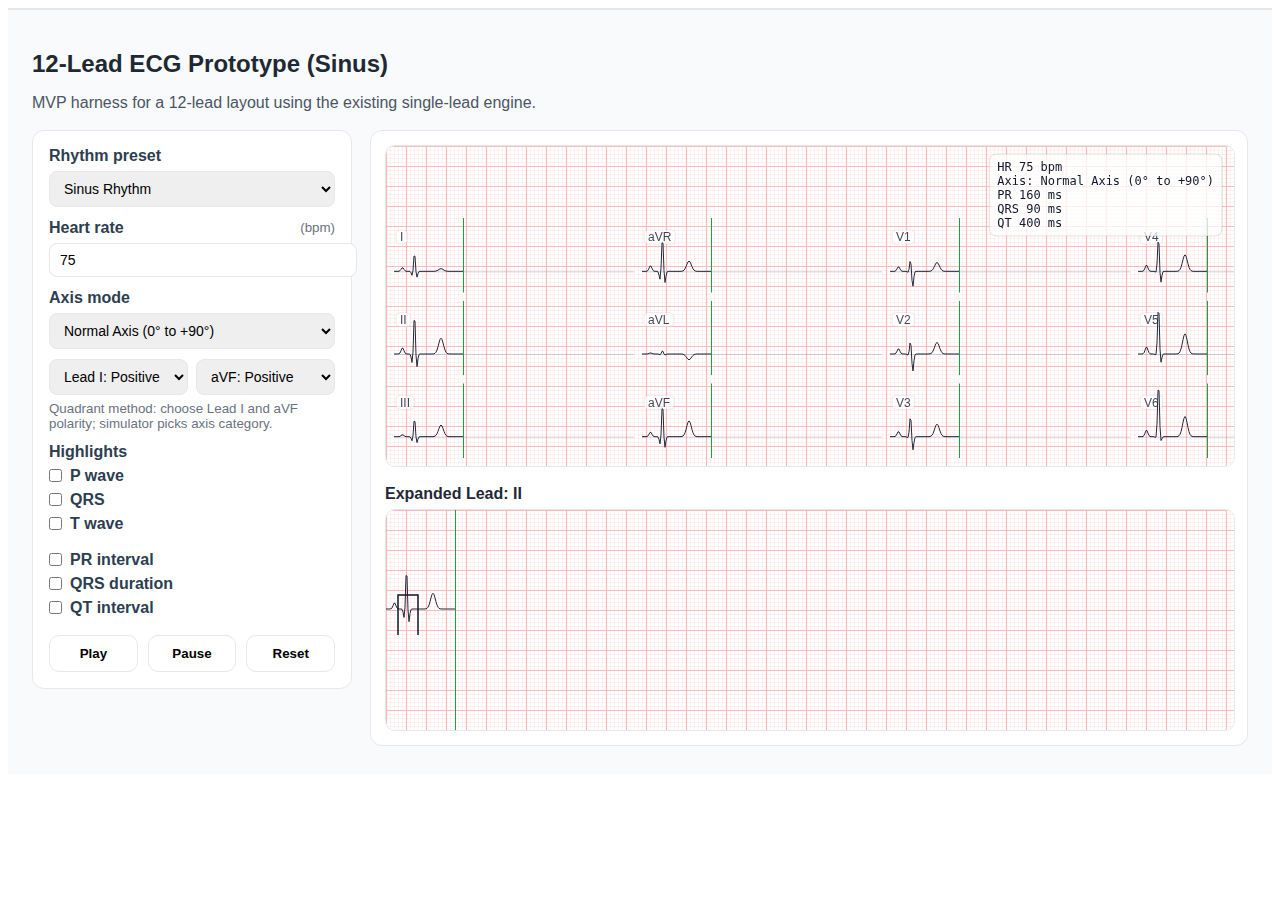
<file: ekg12test.html>
<!doctype html>
<html lang="en">
<head>
  <meta charset="utf-8" />
  <meta name="viewport" content="width=device-width,initial-scale=1" />
  <title>12-Lead ECG Test Harness</title>
  <style>
    .ecg-shell {
      background: #f9fafb;
      border-top: 2px solid #e5e7eb;
      padding: 20px 24px 28px;
      font-family: Arial, sans-serif;
    }
    .ecg-shell h2 { margin-bottom: 10px; color: #1f2933; }
    .ecg-shell p { color: #4b5563; margin-bottom: 18px; }

    .ecg-grid {
      display: grid;
      grid-template-columns: 320px 1fr;
      gap: 18px;
      align-items: start;
    }

    .ecg-controls {
      background: #fff;
      border: 1px solid #e5e7eb;
      border-radius: 12px;
      padding: 16px;
      display: grid;
      gap: 12px;
    }

    .ecg-control label {
      display: flex;
      justify-content: space-between;
      align-items: center;
      font-weight: 700;
      color: #2c3e50;
      margin-bottom: 6px;
    }

    .ecg-control small { color: #6b7280; font-weight: 500; }

    .ecg-control input[type="number"],
    .ecg-control select {
      width: 100%;
      padding: 8px 10px;
      border: 1px solid #e5e7eb;
      border-radius: 8px;
      font-size: 14px;
    }

    .ecg-checks {
      display: grid;
      gap: 6px;
      color: #374151;
      font-weight: 600;
    }

    .ecg-checks label {
      display: flex;
      justify-content: flex-start;
      align-items: center;
      gap: 8px;
      margin: 0;
    }

    .ecg-checks input[type="checkbox"] {
      margin: 0;
    }

    .ecg-buttons {
      display: flex;
      gap: 10px;
      margin-top: 6px;
    }

    .ecg-buttons button {
      flex: 1;
      padding: 10px 12px;
      border-radius: 10px;
      border: 1px solid #e5e7eb;
      background: #fff;
      font-weight: 700;
      cursor: pointer;
    }

    .ecg-display {
      background: #fff;
      border: 1px solid #e5e7eb;
      border-radius: 12px;
      padding: 14px;
      display: grid;
      gap: 18px;
    }

    .ecg-canvas-wrap {
      position: relative;
      width: 100%;
      height: 320px;
      border-radius: 10px;
      overflow-x: auto;
      overflow-y: hidden;
      border: 1px solid #e5e7eb;
      background: #fff;
    }

    .ecg-expanded-wrap {
      height: 220px;
    }

    #ecg12Background, #ecg12Trace, #ecg12Overlay,
    #ecg12BigBackground, #ecg12BigTrace, #ecg12BigOverlay {
      position: absolute;
      left: 0;
      top: 0;
      height: 100%;
      display: block;
    }

    #ecg12Overlay, #ecg12BigOverlay {
      z-index: 10;
      pointer-events: none;
    }

    .ecg-expanded-header {
      font-weight: 700;
      color: #1f2937;
      margin-bottom: 6px;
    }

    @media (max-width: 900px) {
      .ecg-grid { grid-template-columns: 1fr; }
      .ecg-canvas-wrap { height: 280px; }
      .ecg-expanded-wrap { height: 220px; }
    }
  </style>
</head>
<body>
  <div class="ecg-shell">
    <h2>12-Lead ECG Prototype (Sinus)</h2>
    <p>MVP harness for a 12-lead layout using the existing single-lead engine.</p>

    <div class="ecg-grid">
      <div class="ecg-controls">
        <div class="ecg-control">
          <label for="ecg12RhythmPreset">Rhythm preset</label>
          <select id="ecg12RhythmPreset">
            <option value="sinus" selected>Sinus Rhythm</option>
          </select>
        </div>

        <div class="ecg-control">
          <label for="ecg12HeartRate">Heart rate <small>(bpm)</small></label>
          <input id="ecg12HeartRate" type="number" min="40" max="180" value="75" />
        </div>

        <div class="ecg-control">
          <label for="ecg12AxisMode">Axis mode</label>
          <select id="ecg12AxisMode">
            <option value="normal" selected>Normal Axis (0° to +90°)</option>
            <option value="lad">Left Axis Deviation (0° to −90°)</option>
            <option value="rad">Right Axis Deviation (+90° to +180°)</option>
            <option value="extreme">Extreme Axis (−90° to −180°)</option>
          </select>
          <div style="margin-top:10px; display:grid; gap:6px;">
            <div style="display:flex; gap:8px;">
              <select id="ecg12LeadISign" style="flex:1;">
                <option value="pos" selected>Lead I: Positive</option>
                <option value="neg">Lead I: Negative</option>
              </select>
              <select id="ecg12LeadAVFSign" style="flex:1;">
                <option value="pos" selected>aVF: Positive</option>
                <option value="neg">aVF: Negative</option>
              </select>
            </div>
            <small style="color:#6b7280;">Quadrant method: choose Lead I and aVF polarity; simulator picks axis category.</small>
          </div>
        </div>

        <div class="ecg-control">
          <label>Highlights</label>
          <div class="ecg-checks">
            <label><input type="checkbox" id="ecg12HighlightP" /> P wave</label>
            <label><input type="checkbox" id="ecg12HighlightQRS" /> QRS</label>
            <label><input type="checkbox" id="ecg12HighlightT" /> T wave</label>
            <div style="height:6px"></div>
            <label><input type="checkbox" id="ecg12HighlightPR" /> PR interval</label>
            <label><input type="checkbox" id="ecg12HighlightQRSDur" /> QRS duration</label>
            <label><input type="checkbox" id="ecg12HighlightQT" /> QT interval</label>
          </div>
        </div>

        <div class="ecg-buttons">
          <button id="ecg12Play">Play</button>
          <button id="ecg12Pause">Pause</button>
          <button id="ecg12Reset">Reset</button>
        </div>
      </div>

      <div class="ecg-display">
        <div class="ecg-canvas-wrap" id="ecg12GridWrap">
          <canvas id="ecg12Background"></canvas>
          <canvas id="ecg12Trace"></canvas>
          <canvas id="ecg12Overlay"></canvas>
        </div>

        <div>
          <div class="ecg-expanded-header">
            Expanded Lead: <span id="ecg12ActiveLead">Lead II</span>
          </div>
          <div class="ecg-canvas-wrap ecg-expanded-wrap">
            <canvas id="ecg12BigBackground"></canvas>
            <canvas id="ecg12BigTrace"></canvas>
            <canvas id="ecg12BigOverlay"></canvas>
          </div>
        </div>
      </div>
    </div>
  </div>

  <script src="./assets/ekg12simulator.js"></script>
  <script>
    function initEcg12Simulator() {
      const bg = document.getElementById('ecg12Background');
      const trace = document.getElementById('ecg12Trace');
      const overlay = document.getElementById('ecg12Overlay');
      const bigBg = document.getElementById('ecg12BigBackground');
      const bigTrace = document.getElementById('ecg12BigTrace');
      const bigOverlay = document.getElementById('ecg12BigOverlay');

      if (!bg || !trace || !overlay || typeof Ecg12Simulator === 'undefined') return;
      if (window.ecg12SimInstance) return;

      const sim = new Ecg12Simulator(
        {
          backgroundCanvas: bg,
          traceCanvas: trace,
          overlayCanvas: overlay,
          bigBackgroundCanvas: bigBg,
          bigTraceCanvas: bigTrace,
          bigOverlayCanvas: bigOverlay
        },
        { displayTime: 10, heartRate: 75 }
      );
      window.ecg12SimInstance = sim;

      const gridWrap = document.getElementById('ecg12GridWrap');
      if (gridWrap) {
        gridWrap.addEventListener('scroll', () => sim.drawReadoutOverlay());
      }

      const heartRateInput = document.getElementById('ecg12HeartRate');
      const axisModeSelect = document.getElementById('ecg12AxisMode');
      const leadISignSelect = document.getElementById('ecg12LeadISign');
      const leadAVFSignSelect = document.getElementById('ecg12LeadAVFSign');
      const rhythmSelect = document.getElementById('ecg12RhythmPreset');
      const highlightIds = [
        ['ecg12HighlightP', 'P'],
        ['ecg12HighlightQRS', 'QRS'],
        ['ecg12HighlightT', 'T']
      ];
      const intervalHighlightIds = [
        ['ecg12HighlightPR', 'PR'],
        ['ecg12HighlightQRSDur', 'QRSd'],
        ['ecg12HighlightQT', 'QT']
      ];
      const playBtn = document.getElementById('ecg12Play');
      const pauseBtn = document.getElementById('ecg12Pause');
      const resetBtn = document.getElementById('ecg12Reset');
      const expandedLabel = document.getElementById('ecg12ActiveLead');

      const updateExpandedLabel = () => {
        if (expandedLabel) expandedLabel.textContent = sim.getSelectedLead();
      };

      const commitHeartRate = () => {
        const raw = parseInt(heartRateInput.value || '75', 10);
        const clamped = Math.min(Math.max(Number.isNaN(raw) ? 75 : raw, 40), 180);
        heartRateInput.value = clamped;
        sim.setHeartRate(clamped);
      };

      if (heartRateInput) {
        heartRateInput.addEventListener('change', commitHeartRate);
        heartRateInput.addEventListener('blur', commitHeartRate);
      }

      const axisModeToQuadrant = {
        normal: { leadI: 'pos', avf: 'pos' },
        lad: { leadI: 'pos', avf: 'neg' },
        rad: { leadI: 'neg', avf: 'pos' },
        extreme: { leadI: 'neg', avf: 'neg' }
      };

      const quadrantToAxisMode = (leadISign, avfSign) => {
        if (leadISign === 'pos' && avfSign === 'pos') return 'normal';
        if (leadISign === 'pos' && avfSign === 'neg') return 'lad';
        if (leadISign === 'neg' && avfSign === 'pos') return 'rad';
        return 'extreme';
      };

      let syncingAxisControls = false;

      const syncQuadrantFromMode = (mode) => {
        const mapping = axisModeToQuadrant[mode] || axisModeToQuadrant.normal;
        syncingAxisControls = true;
        if (leadISignSelect) leadISignSelect.value = mapping.leadI;
        if (leadAVFSignSelect) leadAVFSignSelect.value = mapping.avf;
        syncingAxisControls = false;
      };

      const applyAxisMode = (mode) => {
        const normalized = axisModeToQuadrant[mode] ? mode : 'normal';
        if (axisModeSelect) axisModeSelect.value = normalized;
        sim.setAxisMode(normalized);
        syncQuadrantFromMode(normalized);
      };

      if (axisModeSelect) {
        axisModeSelect.addEventListener('change', () => applyAxisMode(axisModeSelect.value));
      }

      const handleQuadrantChange = () => {
        if (syncingAxisControls) return;
        const leadISign = leadISignSelect ? leadISignSelect.value : 'pos';
        const avfSign = leadAVFSignSelect ? leadAVFSignSelect.value : 'pos';
        const mode = quadrantToAxisMode(leadISign, avfSign);
        if (axisModeSelect) axisModeSelect.value = mode;
        sim.setAxisMode(mode);
      };

      if (leadISignSelect) leadISignSelect.addEventListener('change', handleQuadrantChange);
      if (leadAVFSignSelect) leadAVFSignSelect.addEventListener('change', handleQuadrantChange);

      if (rhythmSelect) {
        rhythmSelect.addEventListener('change', () => sim.setRhythm(rhythmSelect.value));
      }

      const updateHighlights = () => {
        const highlightState = {};
        highlightIds.forEach(([id, key]) => {
          const el = document.getElementById(id);
          highlightState[key] = !!(el && el.checked);
        });
        sim.setHighlights(highlightState);

        const intervalState = {};
        intervalHighlightIds.forEach(([id, key]) => {
          const el = document.getElementById(id);
          intervalState[key] = !!(el && el.checked);
        });
        sim.setIntervalHighlights(intervalState);
      };

      [...highlightIds, ...intervalHighlightIds].forEach(([id]) => {
        const el = document.getElementById(id);
        if (el) el.addEventListener('change', updateHighlights);
      });

      if (playBtn) playBtn.addEventListener('click', () => sim.play());
      if (pauseBtn) pauseBtn.addEventListener('click', () => sim.pause());
      if (resetBtn) resetBtn.addEventListener('click', () => sim.reset());

      trace.addEventListener('click', (event) => {
        const lead = sim.getLeadAtEvent(event);
        if (lead) {
          sim.setSelectedLead(lead);
          updateExpandedLabel();
        }
      });

      if (gridWrap) {
        gridWrap.addEventListener('mousemove', (event) => {
          sim.setHoverLead(sim.getLeadAtEvent(event));
        });
      }

      const initialAxisMode = (typeof sim.getAxisMode === 'function') ? sim.getAxisMode() : 'normal';
      applyAxisMode(initialAxisMode);

      sim.setHoverLead(null);
      updateHighlights();
      updateExpandedLabel();
      sim.play();
    }

    document.addEventListener('DOMContentLoaded', initEcg12Simulator);
  </script>
</body>
</html>
</file>
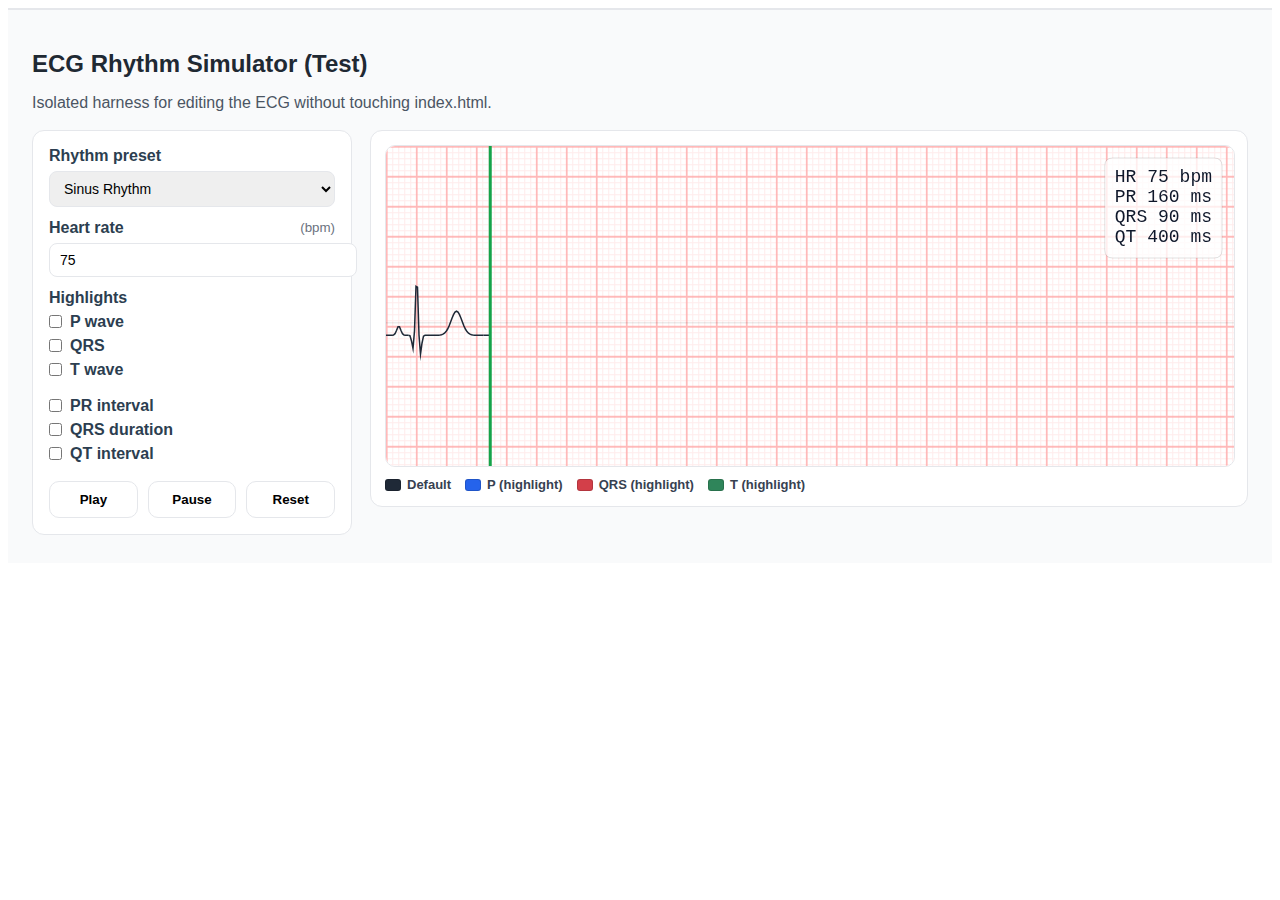
<file: ekgtest.html>
<!doctype html>
<html lang="en">
<head>
  <meta charset="utf-8" />
  <meta name="viewport" content="width=device-width,initial-scale=1" />
  <title>EKG Test Harness</title>

  <style>
    /* --- ECG simulator styles (scoped to ecg-* classes to avoid collisions) --- */
    .ecg-shell {
      background: #f9fafb;
      border-top: 2px solid #e5e7eb;
      padding: 20px 24px 28px;
      font-family: Arial, sans-serif;
    }

    .ecg-shell h2 { margin-bottom: 10px; color: #1f2933; }
    .ecg-shell p { color: #4b5563; margin-bottom: 18px; }

    .ecg-grid {
      display: grid;
      grid-template-columns: 320px 1fr;
      gap: 18px;
      align-items: start;
    }

    .ecg-controls {
      background: white;
      border: 1px solid #e5e7eb;
      border-radius: 12px;
      padding: 16px;
      display: grid;
      gap: 12px;
    }

    .ecg-control label {
      display: flex;
      justify-content: space-between;
      align-items: center;
      font-weight: 700;
      color: #2c3e50;
      margin-bottom: 6px;
    }

    .ecg-control small { color: #6b7280; font-weight: 500; }

    .ecg-control input[type="number"],
    .ecg-control select {
      width: 100%;
      padding: 8px 10px;
      border: 1px solid #e5e7eb;
      border-radius: 8px;
      font-size: 14px;
    }

    .ecg-control input[type="range"] { width: 100%; }

    .ecg-checks {
      display: grid;
      gap: 6px;
      color: #374151;
      font-weight: 600;
    }

    /* Fix checkbox label spacing inside Highlights */
    .ecg-checks label {
      display: flex;
      justify-content: flex-start;
      align-items: center;
      gap: 8px;
      margin: 0;
      font-weight: 600;
    }

    .ecg-checks input[type="checkbox"] {
      margin: 0;
    }

    .ecg-buttons {
      display: flex;
      gap: 10px;
      margin-top: 6px;
    }

    .ecg-buttons button {
      flex: 1;
      padding: 10px 12px;
      border-radius: 10px;
      border: 1px solid #e5e7eb;
      background: #fff;
      font-weight: 700;
      cursor: pointer;
    }

    .ecg-display {
      background: white;
      border: 1px solid #e5e7eb;
      border-radius: 12px;
      padding: 14px;
    }

    .ecg-canvas-wrap {
      position: relative;
      width: 100%;
      height: 320px;
      border-radius: 10px;
      overflow-x: auto;
      overflow-y: hidden;
      border: 1px solid #e5e7eb;
      background: #fff;
    }

    #ecgBackground, #ecgTrace, #ecgOverlay {
      position: absolute;
      left: 0;
      top: 0;
      height: 100%;
      display: block;
    }

    #ecgOverlay {
      z-index: 10;
      pointer-events: none;
    }

    .ecg-legend {
      display: flex;
      gap: 14px;
      flex-wrap: wrap;
      margin-top: 10px;
      color: #374151;
      font-weight: 700;
      font-size: 13px;
    }

    .ecg-swatch {
      display: inline-block;
      width: 14px;
      height: 10px;
      border-radius: 3px;
      margin-right: 6px;
      vertical-align: middle;
      border: 1px solid rgba(0,0,0,0.15);
    }

    @media (max-width: 900px) {
      .ecg-grid { grid-template-columns: 1fr; }
      .ecg-canvas-wrap { height: 260px; }
    }
  </style>
</head>

<body>
  <div class="ecg-shell">
    <h2>ECG Rhythm Simulator (Test)</h2>
    <p>Isolated harness for editing the ECG without touching index.html.</p>

    <div class="ecg-grid">
      <div class="ecg-controls">
        <div class="ecg-control">
          <label for="rhythmPreset">Rhythm preset</label>
          <select id="rhythmPreset">
            <option value="sinus" selected>Sinus Rhythm</option>
            <option value="afib">Atrial Fibrillation</option>
            <option value="mvtach">Monomorphic Ventricular Tachycardia</option>
            <option value="pvtach">Polymorphic Ventricular Tachycardia</option>
            <option value="avb1">1° AV Block</option>
            <option value="avb2_mobitz1">2° AV Block (Mobitz I)</option>
            <option value="avb2_mobitz2">2° AV Block (Mobitz II)</option>
            <option value="avb3">3° AV Block</option>
          </select>
        </div>

        <div class="ecg-control">
          <label for="ecgHeartRate">Heart rate <small>(bpm)</small></label>
          <input id="ecgHeartRate" type="number" min="40" max="180" value="75" />
        </div>

        <div class="ecg-control">
          <label>Highlights</label>
          <div class="ecg-checks">
            <label><input type="checkbox" id="ecgHighlightP" /> P wave</label>
            <label><input type="checkbox" id="ecgHighlightQRS" /> QRS</label>
            <label><input type="checkbox" id="ecgHighlightT" /> T wave</label>

            <div style="height:6px"></div>

            <label><input type="checkbox" id="ecgHighlightPR" /> PR interval</label>
            <label><input type="checkbox" id="ecgHighlightQRSDur" /> QRS duration</label>
            <label><input type="checkbox" id="ecgHighlightQT" /> QT interval</label>
          </div>
        </div>

        <div class="ecg-buttons">
          <button class="ecg-play" id="ecgPlay">Play</button>
          <button class="ecg-pause" id="ecgPause">Pause</button>
          <button class="ecg-reset" id="ecgReset">Reset</button>
        </div>
      </div>

      <div class="ecg-display">
        <div class="ecg-canvas-wrap">
          <canvas id="ecgBackground"></canvas>
          <canvas id="ecgTrace"></canvas>
          <canvas id="ecgOverlay"></canvas>
        </div>

        <div class="ecg-legend">
          <span><span class="ecg-swatch" style="background:#1f2937;"></span>Default</span>
          <span><span class="ecg-swatch" style="background:#2563eb;"></span>P (highlight)</span>
          <span><span class="ecg-swatch" style="background:#d33f49;"></span>QRS (highlight)</span>
          <span><span class="ecg-swatch" style="background:#2f855a;"></span>T (highlight)</span>
        </div>
      </div>
    </div>
  </div>

  <!-- Must load BEFORE wiring: ekgsimulatorcopy.js defines window.EcgSimulator -->
<script src="./assets/ekgsimulatorcopy.js"></script>

  <script>
    // Standalone init based on your index.html initEcgSimulator() wiring  [oai_citation:5‡index.html](file-service://file-2dxrxGBr6qVBpVq5MCeZBE)
    function initEcgSimulator() {
      const bgCanvas = document.getElementById('ecgBackground');
      const traceCanvas = document.getElementById('ecgTrace');
      if (!bgCanvas || !traceCanvas || typeof EcgSimulator === 'undefined') return;

      if (window.ecgSimInstance) return;

      const overlayCanvas = document.getElementById('ecgOverlay');
      const ecgSim = new EcgSimulator(bgCanvas, traceCanvas, overlayCanvas, { displayTime: 10, heartRate: 75, speed: 25 });
      window.ecgSimInstance = ecgSim;
      const wrap = document.querySelector('.ecg-canvas-wrap');
      if (wrap) {
        wrap.addEventListener('scroll', () => ecgSim.drawReadoutOverlay());
      }

      const heartRateInput = document.getElementById('ecgHeartRate');
      const highlightP = document.getElementById('ecgHighlightP');
      const highlightQRS = document.getElementById('ecgHighlightQRS');
      const highlightT = document.getElementById('ecgHighlightT');
      const highlightPR = document.getElementById('ecgHighlightPR');
      const highlightQRSDur = document.getElementById('ecgHighlightQRSDur');
      const highlightQT = document.getElementById('ecgHighlightQT');
      const playBtn = document.getElementById('ecgPlay');
      const pauseBtn = document.getElementById('ecgPause');
      const resetBtn = document.getElementById('ecgReset');
      const rhythmSelect = document.getElementById('rhythmPreset');

      const ecgState = { heartRate: 75 };

      const clamp = (val, min, max) => Math.min(Math.max(val, min), max);

      const applyStateToSim = () => {
        ecgSim.setHeartRate(ecgState.heartRate);
      };

      // Initial paint + sizing (your index does this after the tab becomes visible)  [oai_citation:6‡index.html](file-service://file-2dxrxGBr6qVBpVq5MCeZBE)
      requestAnimationFrame(() => {
        ecgSim.handleResize();
        ecgSim.reset();
        ecgSim.play();
      });

      heartRateInput.addEventListener('input', () => {
        const raw = heartRateInput.value;
        if (raw === '' || raw === '-') return;
        const n = parseInt(raw, 10);
        if (Number.isNaN(n)) return;
        ecgState.heartRate = n;
      });

      const commitHeartRate = () => {
        const n = parseInt(heartRateInput.value || '75', 10);
        const clamped = clamp(Number.isNaN(n) ? 75 : n, 40, 180);
        ecgState.heartRate = clamped;
        heartRateInput.value = clamped;
        applyStateToSim();
      };

      heartRateInput.addEventListener('change', commitHeartRate);
      heartRateInput.addEventListener('blur', commitHeartRate);

      const updateHighlights = () => {
        ecgSim.setHighlights({
          P: !!highlightP.checked,
          QRS: !!highlightQRS.checked,
          T: !!highlightT.checked
        });
        ecgSim.setIntervalHighlights({
          PR: !!highlightPR.checked,
          QRSd: !!highlightQRSDur.checked,
          QT: !!highlightQT.checked
        });
      };

      highlightP.addEventListener('change', updateHighlights);
      highlightQRS.addEventListener('change', updateHighlights);
      highlightT.addEventListener('change', updateHighlights);
      highlightPR.addEventListener('change', updateHighlights);
      highlightQRSDur.addEventListener('change', updateHighlights);
      highlightQT.addEventListener('change', updateHighlights);

      rhythmSelect.addEventListener('change', () => {
        ecgSim.setRhythm(rhythmSelect.value);
        // If you want PR to disappear for rhythms like afib/mvtach/pvtach, you can add that logic here.
      });

      playBtn.addEventListener('click', () => ecgSim.play());
      pauseBtn.addEventListener('click', () => ecgSim.pause());
      resetBtn.addEventListener('click', () => { ecgSim.reset(); ecgSim.play(); });

      applyStateToSim();
      updateHighlights();
    }

    document.addEventListener('DOMContentLoaded', initEcgSimulator);
  </script>
</body>
</html>
</file>
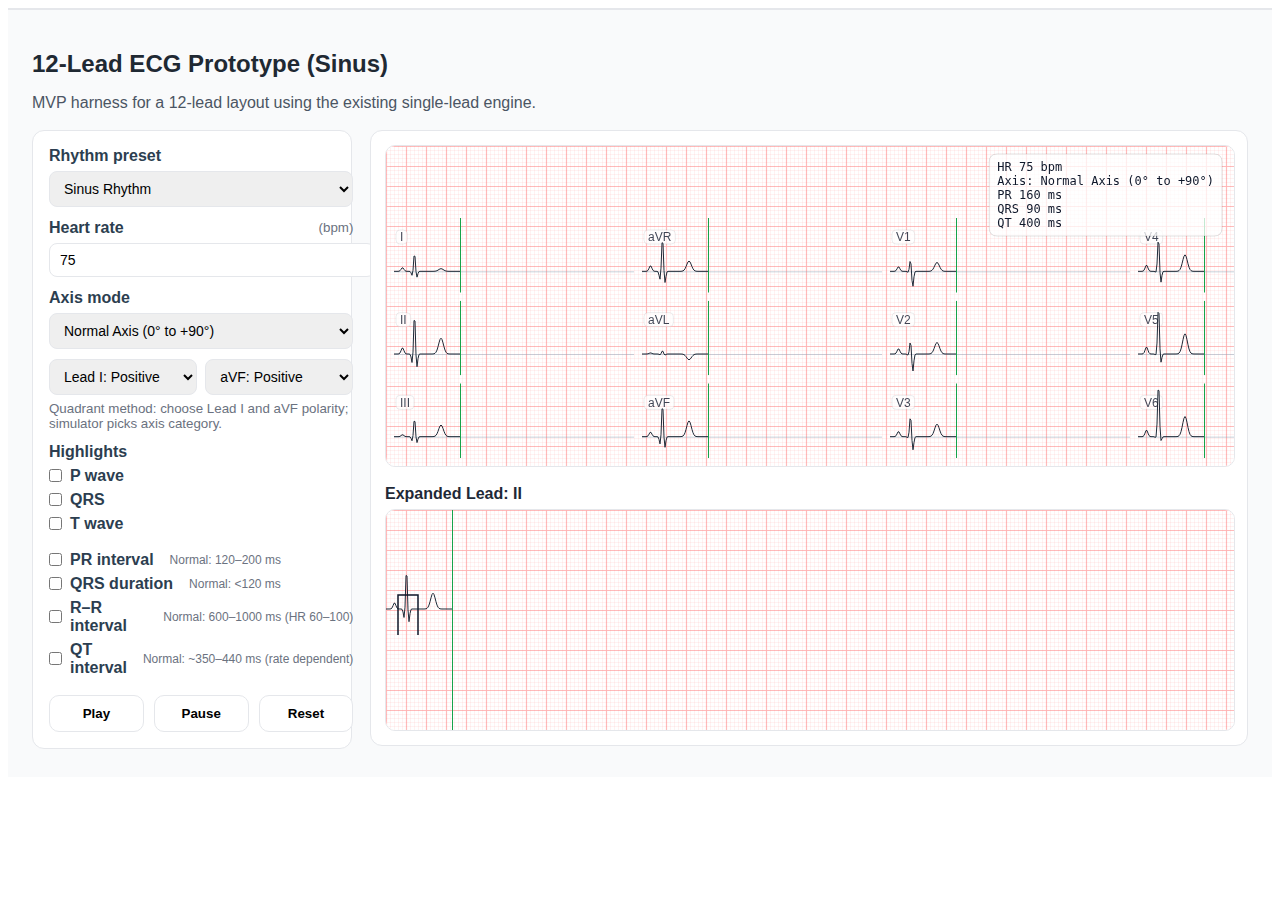
<file: ekg12/ekg12test.html>
<!doctype html>
<html lang="en">
<head>
  <meta charset="utf-8" />
  <meta name="viewport" content="width=device-width,initial-scale=1" />
  <title>12-Lead ECG Test Harness</title>
  <style>
    .ecg-shell {
      background: #f9fafb;
      border-top: 2px solid #e5e7eb;
      padding: 20px 24px 28px;
      font-family: Arial, sans-serif;
    }
    .ecg-shell h2 { margin-bottom: 10px; color: #1f2933; }
    .ecg-shell p { color: #4b5563; margin-bottom: 18px; }

    .ecg-grid {
      display: grid;
      grid-template-columns: 320px 1fr;
      gap: 18px;
      align-items: start;
    }

    .ecg-controls {
      background: #fff;
      border: 1px solid #e5e7eb;
      border-radius: 12px;
      padding: 16px;
      display: grid;
      gap: 12px;
    }

    .ecg-control label {
      display: flex;
      justify-content: space-between;
      align-items: center;
      font-weight: 700;
      color: #2c3e50;
      margin-bottom: 6px;
    }

    .ecg-control small { color: #6b7280; font-weight: 500; }

    .ecg-control input[type="number"],
    .ecg-control select {
      width: 100%;
      padding: 8px 10px;
      border: 1px solid #e5e7eb;
      border-radius: 8px;
      font-size: 14px;
    }

    .ecg-control input[type="number"] {
      appearance: textfield;
      -moz-appearance: textfield;
    }

    .ecg-control input[type="number"]::-webkit-outer-spin-button,
    .ecg-control input[type="number"]::-webkit-inner-spin-button {
      -webkit-appearance: none;
      margin: 0;
    }

    .ecg-checks {
      display: grid;
      gap: 6px;
      color: #374151;
      font-weight: 600;
    }

    .ecg-checks label {
      display: flex;
      justify-content: flex-start;
      align-items: center;
      gap: 8px;
      margin: 0;
    }

    .ecg-checks input[type="checkbox"] {
      margin: 0;
    }

    .ecg-buttons {
      display: flex;
      gap: 10px;
      margin-top: 6px;
    }

    .ecg-buttons button {
      flex: 1;
      padding: 10px 12px;
      border-radius: 10px;
      border: 1px solid #e5e7eb;
      background: #fff;
      font-weight: 700;
      cursor: pointer;
    }

    .ecg-ref {
      margin-left: 8px;
      font-weight: 500;
      font-size: 12px;
      color: #6b7280;
      white-space: nowrap;
    }

    .ecg-display {
      background: #fff;
      border: 1px solid #e5e7eb;
      border-radius: 12px;
      padding: 14px;
      display: grid;
      gap: 18px;
    }

    .ecg-canvas-wrap {
      position: relative;
      width: 100%;
      height: 320px;
      border-radius: 10px;
      overflow-x: auto;
      overflow-y: hidden;
      border: 1px solid #e5e7eb;
      background: #fff;
    }

    .ecg-expanded-wrap {
      height: 220px;
    }

    #ecg12Background, #ecg12Trace, #ecg12Overlay,
    #ecg12BigBackground, #ecg12BigTrace, #ecg12BigOverlay {
      position: absolute;
      left: 0;
      top: 0;
      height: 100%;
      display: block;
    }

    #ecg12Overlay, #ecg12BigOverlay {
      z-index: 10;
      pointer-events: none;
    }

    .ecg-expanded-header {
      font-weight: 700;
      color: #1f2937;
      margin-bottom: 6px;
    }

    @media (max-width: 900px) {
      .ecg-grid { grid-template-columns: 1fr; }
      .ecg-canvas-wrap { height: 280px; }
      .ecg-expanded-wrap { height: 220px; }
    }
  </style>
</head>
<body>
  <div class="ecg-shell">
    <h2>12-Lead ECG Prototype (Sinus)</h2>
    <p>MVP harness for a 12-lead layout using the existing single-lead engine.</p>

    <div class="ecg-grid">
      <div class="ecg-controls">
        <div class="ecg-control">
          <label for="ecg12RhythmPreset">Rhythm preset</label>
          <select id="ecg12RhythmPreset">
            <option value="sinus" selected>Sinus Rhythm</option>
          </select>
        </div>

        <div class="ecg-control">
          <label for="ecg12HeartRate">Heart rate <small>(bpm)</small></label>
          <input id="ecg12HeartRate" type="number" min="40" max="180" value="75" />
        </div>

        <div class="ecg-control">
          <label for="ecg12AxisMode">Axis mode</label>
          <select id="ecg12AxisMode">
            <option value="normal" selected>Normal Axis (0° to +90°)</option>
            <option value="lad">Left Axis Deviation (0° to −90°)</option>
            <option value="rad">Right Axis Deviation (+90° to +180°)</option>
            <option value="extreme">Extreme Axis (−90° to −180°)</option>
          </select>
          <div style="margin-top:10px; display:grid; gap:6px;">
            <div style="display:flex; gap:8px;">
              <select id="ecg12LeadISign" style="flex:1;">
                <option value="pos" selected>Lead I: Positive</option>
                <option value="neg">Lead I: Negative</option>
              </select>
              <select id="ecg12LeadAVFSign" style="flex:1;">
                <option value="pos" selected>aVF: Positive</option>
                <option value="neg">aVF: Negative</option>
              </select>
            </div>
            <small style="color:#6b7280;">Quadrant method: choose Lead I and aVF polarity; simulator picks axis category.</small>
          </div>
        </div>

        <div class="ecg-control">
          <label>Highlights</label>
          <div class="ecg-checks">
            <label><input type="checkbox" id="ecg12HighlightP" /> P wave</label>
            <label><input type="checkbox" id="ecg12HighlightQRS" /> QRS</label>
            <label><input type="checkbox" id="ecg12HighlightT" /> T wave</label>
            <div style="height:6px"></div>
            <label><input type="checkbox" id="ecg12HighlightPR" /> PR interval <span class="ecg-ref">Normal: 120–200 ms</span></label>
            <label><input type="checkbox" id="ecg12HighlightQRSDur" /> QRS duration <span class="ecg-ref">Normal: &lt;120 ms</span></label>
            <label><input type="checkbox" id="ecg12HighlightRR" /> R–R interval <span class="ecg-ref">Normal: 600–1000 ms (HR 60–100)</span></label>
            <label><input type="checkbox" id="ecg12HighlightQT" /> QT interval <span class="ecg-ref">Normal: ~350–440 ms (rate dependent)</span></label>
          </div>
        </div>

        <div class="ecg-buttons">
          <button id="ecg12Play">Play</button>
          <button id="ecg12Pause">Pause</button>
          <button id="ecg12Reset">Reset</button>
        </div>
      </div>

      <div class="ecg-display">
        <div class="ecg-canvas-wrap" id="ecg12GridWrap">
          <canvas id="ecg12Background"></canvas>
          <canvas id="ecg12Trace"></canvas>
          <canvas id="ecg12Overlay"></canvas>
        </div>

        <div>
          <div class="ecg-expanded-header">
            Expanded Lead: <span id="ecg12ActiveLead">Lead II</span>
          </div>
          <div class="ecg-canvas-wrap ecg-expanded-wrap">
            <canvas id="ecg12BigBackground"></canvas>
            <canvas id="ecg12BigTrace"></canvas>
            <canvas id="ecg12BigOverlay"></canvas>
          </div>
        </div>
      </div>
    </div>
  </div>

  <script src="./assets/ekg12simulator.js"></script>
  <script>
    function initEcg12Simulator() {
      const bg = document.getElementById('ecg12Background');
      const trace = document.getElementById('ecg12Trace');
      const overlay = document.getElementById('ecg12Overlay');
      const bigBg = document.getElementById('ecg12BigBackground');
      const bigTrace = document.getElementById('ecg12BigTrace');
      const bigOverlay = document.getElementById('ecg12BigOverlay');

      if (!bg || !trace || !overlay || typeof Ecg12Simulator === 'undefined') return;
      if (window.ecg12SimInstance) return;

      const sim = new Ecg12Simulator(
        {
          backgroundCanvas: bg,
          traceCanvas: trace,
          overlayCanvas: overlay,
          bigBackgroundCanvas: bigBg,
          bigTraceCanvas: bigTrace,
          bigOverlayCanvas: bigOverlay
        },
        { displayTime: 10, heartRate: 75 }
      );
      window.ecg12SimInstance = sim;

      const gridWrap = document.getElementById('ecg12GridWrap');
      if (gridWrap) {
        gridWrap.addEventListener('scroll', () => sim.drawReadoutOverlay());
      }

      const heartRateInput = document.getElementById('ecg12HeartRate');
      const axisModeSelect = document.getElementById('ecg12AxisMode');
      const leadISignSelect = document.getElementById('ecg12LeadISign');
      const leadAVFSignSelect = document.getElementById('ecg12LeadAVFSign');
      const rhythmSelect = document.getElementById('ecg12RhythmPreset');
      const highlightIds = [
        ['ecg12HighlightP', 'P'],
        ['ecg12HighlightQRS', 'QRS'],
        ['ecg12HighlightT', 'T']
      ];
      const intervalHighlightIds = [
        ['ecg12HighlightPR', 'PR'],
        ['ecg12HighlightQRSDur', 'QRSd'],
        ['ecg12HighlightQT', 'QT'],
        ['ecg12HighlightRR', 'RR']
      ];
      const playBtn = document.getElementById('ecg12Play');
      const pauseBtn = document.getElementById('ecg12Pause');
      const resetBtn = document.getElementById('ecg12Reset');
      const expandedLabel = document.getElementById('ecg12ActiveLead');

      const clampNumber = (val, min, max) => Math.min(Math.max(val, min), max);

      const updateExpandedLabel = () => {
        if (expandedLabel) expandedLabel.textContent = sim.getSelectedLead();
      };

      const commitHeartRate = () => {
        if (!heartRateInput) return;
        const clampRange = typeof sim.getHeartRateClamp === 'function'
          ? sim.getHeartRateClamp()
          : { min: 40, max: 180 };
        const raw = parseInt(heartRateInput.value || String(sim.getHeartRate ? sim.getHeartRate() : 75), 10);
        const fallback = Number.isNaN(raw) ? (sim.getHeartRate ? sim.getHeartRate() : clampRange.min) : raw;
        const target = clampNumber(fallback, clampRange.min, clampRange.max);
        const applied = sim.setHeartRate ? sim.setHeartRate(target) : target;
        heartRateInput.value = applied;
      };

      const syncHeartRateInput = () => {
        if (!heartRateInput) return;
        const clampRange = typeof sim.getHeartRateClamp === 'function'
          ? sim.getHeartRateClamp()
          : { min: 40, max: 180 };
        heartRateInput.min = clampRange.min;
        heartRateInput.max = clampRange.max;
        const hr = sim.getHeartRate ? sim.getHeartRate() : clampNumber(75, clampRange.min, clampRange.max);
        heartRateInput.value = hr;
      };

      if (heartRateInput) {
        heartRateInput.addEventListener('change', commitHeartRate);
        heartRateInput.addEventListener('blur', commitHeartRate);
      }

      const axisModeToQuadrant = {
        normal: { leadI: 'pos', avf: 'pos' },
        lad: { leadI: 'pos', avf: 'neg' },
        rad: { leadI: 'neg', avf: 'pos' },
        extreme: { leadI: 'neg', avf: 'neg' }
      };

      const quadrantToAxisMode = (leadISign, avfSign) => {
        if (leadISign === 'pos' && avfSign === 'pos') return 'normal';
        if (leadISign === 'pos' && avfSign === 'neg') return 'lad';
        if (leadISign === 'neg' && avfSign === 'pos') return 'rad';
        return 'extreme';
      };

      let syncingAxisControls = false;

      const syncQuadrantFromMode = (mode) => {
        const mapping = axisModeToQuadrant[mode] || axisModeToQuadrant.normal;
        syncingAxisControls = true;
        if (leadISignSelect) leadISignSelect.value = mapping.leadI;
        if (leadAVFSignSelect) leadAVFSignSelect.value = mapping.avf;
        syncingAxisControls = false;
      };

      const applyAxisMode = (mode) => {
        const normalized = axisModeToQuadrant[mode] ? mode : 'normal';
        if (axisModeSelect) axisModeSelect.value = normalized;
        sim.setAxisMode(normalized);
        syncQuadrantFromMode(normalized);
      };

      if (axisModeSelect) {
        axisModeSelect.addEventListener('change', () => applyAxisMode(axisModeSelect.value));
      }

      const handleQuadrantChange = () => {
        if (syncingAxisControls) return;
        const leadISign = leadISignSelect ? leadISignSelect.value : 'pos';
        const avfSign = leadAVFSignSelect ? leadAVFSignSelect.value : 'pos';
        const mode = quadrantToAxisMode(leadISign, avfSign);
        if (axisModeSelect) axisModeSelect.value = mode;
        sim.setAxisMode(mode);
      };

      if (leadISignSelect) leadISignSelect.addEventListener('change', handleQuadrantChange);
      if (leadAVFSignSelect) leadAVFSignSelect.addEventListener('change', handleQuadrantChange);

      const handleRhythmChange = () => {
        if (!rhythmSelect) return;
        const desired = rhythmSelect.value;
        if (typeof sim.setRhythm === 'function') {
          sim.setRhythm(desired);
          const current = sim.getCurrentRhythm ? sim.getCurrentRhythm() : desired;
          rhythmSelect.value = current;
          syncHeartRateInput();
        }
      };

      const populateRhythmOptions = () => {
        if (!rhythmSelect || typeof sim.getRhythmList !== 'function') return;
        const rhythms = sim.getRhythmList();
        if (rhythms && rhythms.length) {
          rhythmSelect.innerHTML = '';
          rhythms.forEach(({ id, label }) => {
            const option = document.createElement('option');
            option.value = id;
            option.textContent = label;
            rhythmSelect.appendChild(option);
          });
        }
        const current = sim.getCurrentRhythm ? sim.getCurrentRhythm() : null;
        if (current) rhythmSelect.value = current;
        rhythmSelect.addEventListener('change', handleRhythmChange);
      };

      const updateHighlights = () => {
        const highlightState = {};
        highlightIds.forEach(([id, key]) => {
          const el = document.getElementById(id);
          highlightState[key] = !!(el && el.checked);
        });
        sim.setHighlights(highlightState);

        const intervalState = {};
        intervalHighlightIds.forEach(([id, key]) => {
          const el = document.getElementById(id);
          intervalState[key] = !!(el && el.checked);
        });
        sim.setIntervalHighlights(intervalState);
      };

      [...highlightIds, ...intervalHighlightIds].forEach(([id]) => {
        const el = document.getElementById(id);
        if (el) el.addEventListener('change', updateHighlights);
      });

      if (playBtn) playBtn.addEventListener('click', () => sim.play());
      if (pauseBtn) pauseBtn.addEventListener('click', () => sim.pause());
      if (resetBtn) resetBtn.addEventListener('click', () => sim.reset());

      trace.addEventListener('click', (event) => {
        const lead = sim.getLeadAtEvent(event);
        if (lead) {
          sim.setSelectedLead(lead);
          updateExpandedLabel();
        }
      });

      if (gridWrap) {
        gridWrap.addEventListener('mousemove', (event) => {
          sim.setHoverLead(sim.getLeadAtEvent(event));
        });
      }

      const initialAxisMode = (typeof sim.getAxisMode === 'function') ? sim.getAxisMode() : 'normal';
      applyAxisMode(initialAxisMode);
      populateRhythmOptions();
      syncHeartRateInput();

      sim.setHoverLead(null);
      updateHighlights();
      updateExpandedLabel();
      sim.play();
    }

    document.addEventListener('DOMContentLoaded', initEcg12Simulator);
  </script>
</body>
</html>
</file>
